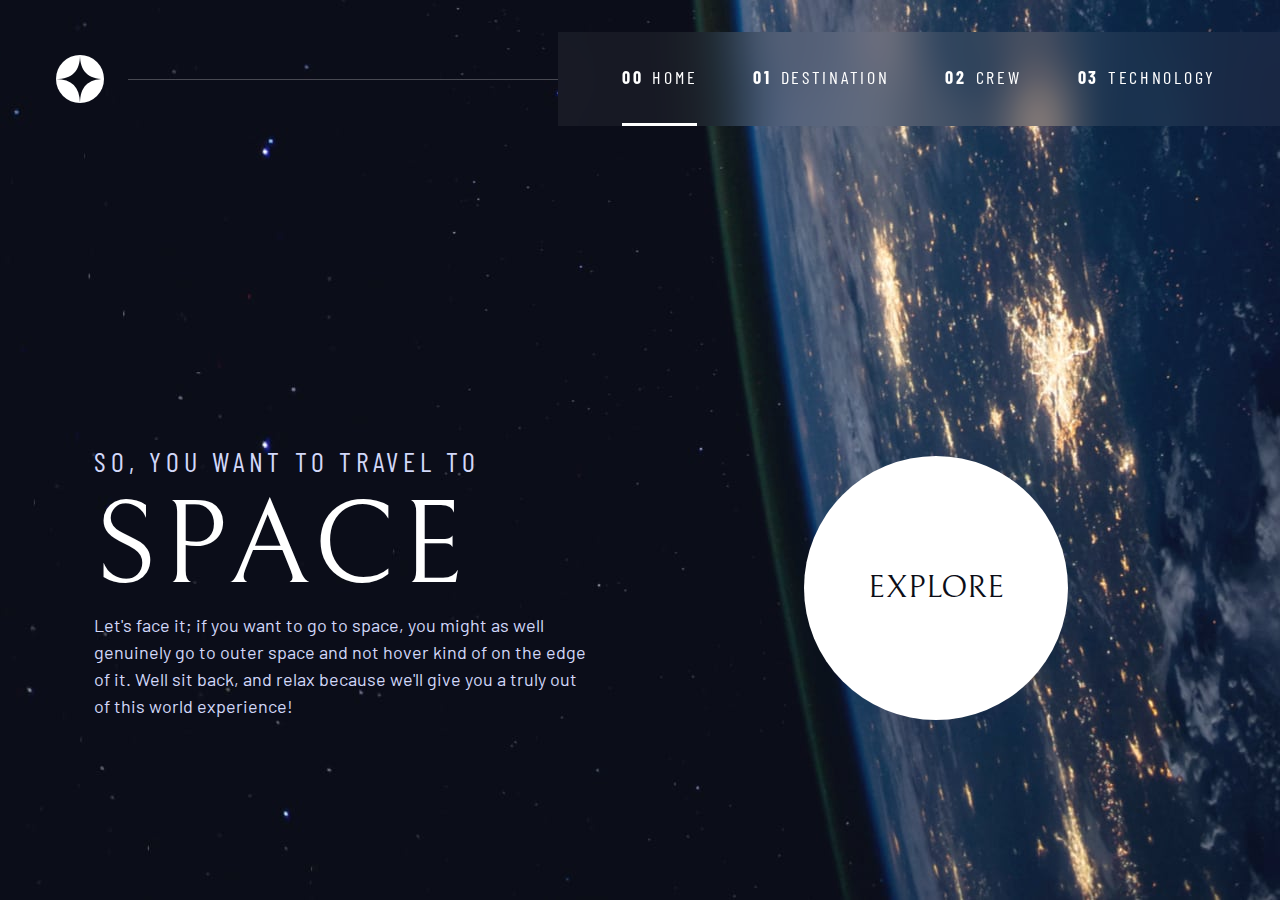
<file: space-tourism-website-main/starter-code/index.html>
<!DOCTYPE html>
<html lang="en">
	<head>
		<meta charset="UTF-8" />
		<meta name="viewport" content="width=device-width, initial-scale=1.0" />
		<link
			rel="icon"
			type="image/png"
			sizes="32x32"
			href="./assets/favicon-32x32.png"
		/>
		<!-- Custom -->
		<link rel="stylesheet" href="index.css" />
		<script src="navigation.js" defer></script>
		<title>Frontend Mentor | Space tourism website</title>
		<!-- Google fonts -->
		<link rel="preconnect" href="https://fonts.googleapis.com" />
		<link rel="preconnect" href="https://fonts.gstatic.com" crossorigin />
		<link
			href="https://fonts.googleapis.com/css2?family=Barlow+Condensed:wght@400;700&family=Bellefair&family=Barlow:wght@400;700&display=swap"
			rel="stylesheet"
		/>
	</head>
	<body class="home">
    <a class="skip-to-content" href="#main">Skip to content</a>
		<header class="primary-header flex">
			<div>
				<img
					src="./assets/shared/logo.svg"
					alt="space tourism logo"
					class="logo"
				/>
			</div>
			<button class="mobile-nav-toggle" aria-controls="primary-navigation">
				<span class="sr-only" aria-expanded="false">Menu</span>
			</button>
			<nav>
				<ul
					id="primary-navigation"
					data-visible="false"
					class="primary-navigation underline-indicators flex"
				>
					<li class="active">
						<a
							class="ff-sans-cond uppercase text-white letter-spacing-2"
							href="index.html"
							><span aria-hidden="true">00</span>Home</a
						>
					</li>
					<li>
						<a
							class="ff-sans-cond uppercase text-white letter-spacing-2"
							href="destination.html"
							><span aria-hidden="true">01</span>Destination</a
						>
					</li>
					<li>
						<a
							class="ff-sans-cond uppercase text-white letter-spacing-2"
							href="crew.html"
							><span aria-hidden="true">02</span>Crew</a
						>
					</li>
					<li>
						<a
							class="ff-sans-cond uppercase text-white letter-spacing-2"
							href="technology.html"
							><span aria-hidden="true">03</span>Technology</a
						>
					</li>
				</ul>
			</nav>
		</header>

		<main id="main" class="grid-container grid-container--home">
			<div>
				<h1 class="text-light fs-500 ff-sans-cond uppercase letter-spacing-1">
					So, you want to travel to
					<span class="d-block fs-900 ff-serif text-white">Space</span>
				</h1>
				<p id="home-paragraph">
					Let's face it; if you want to go to space, you might as well genuinely
					go to outer space and not hover kind of on the edge of it. Well sit
					back, and relax because we'll give you a truly out of this world
					experience!
				</p>
			</div>
			<div>
				<a href="destination.html" class="large-button uppercase ff-serif text-dark bg-white"
					>Explore</a
				>
			</div>
		</main>
	</body>
</html>
</file>
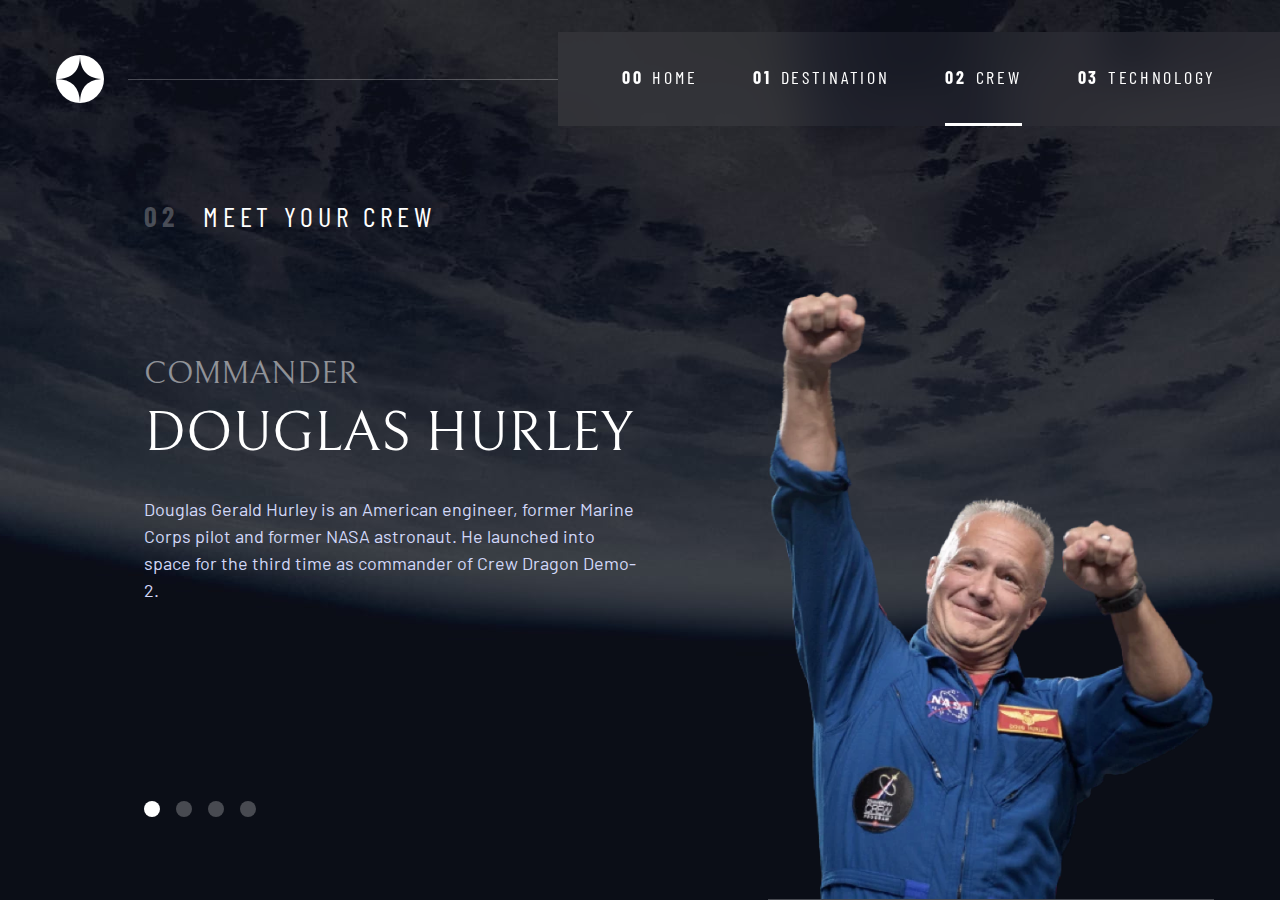
<file: space-tourism-website-main/starter-code/crew.html>
<!DOCTYPE html>
<html lang="en">
	<head>
		<meta charset="UTF-8" />
		<meta name="viewport" content="width=device-width, initial-scale=1.0" />
		<link
			rel="icon"
			type="image/png"
			sizes="32x32"
			href="./assets/favicon-32x32.png"
		/>
		<!-- Google fonts -->
		<link rel="preconnect" href="https://fonts.googleapis.com" />
		<link rel="preconnect" href="https://fonts.gstatic.com" crossorigin />
		<link
			href="https://fonts.googleapis.com/css2?family=Barlow+Condensed:wght@400;700&family=Bellefair&family=Barlow:wght@400;700&display=swap"
			rel="stylesheet"
		/>
		<!-- Custom -->
		<link rel="stylesheet" href="index.css" />
		<title>Frontend Mentor | Space tourism website</title>
		<script src="navigation.js" defer></script>
		<script src="tabs.js" defer></script>
	</head>

	<body class="crew">
		<a class="skip-to-content" href="#main">Skip to content</a>
		<header class="primary-header flex">
			<div>
				<img
					src="./assets/shared/logo.svg"
					alt="space tourism logo"
					class="logo"
				/>
			</div>
			<button class="mobile-nav-toggle" aria-controls="primary-navigation">
				<span class="sr-only" aria-expanded="false">Menu</span>
			</button>
			<nav>
				<ul
					id="primary-navigation"
					data-visible="false"
					class="primary-navigation underline-indicators flex"
				>
					<li>
						<a
							class="ff-sans-cond uppercase text-white letter-spacing-2"
							href="index.html"
							><span aria-hidden="true">00</span>Home</a
						>
					</li>
					<li>
						<a
							class="ff-sans-cond uppercase text-white letter-spacing-2"
							href="destination.html"
							><span aria-hidden="true">01</span>Destination</a
						>
					</li>
					<li class="active">
						<a
							class="ff-sans-cond uppercase text-white letter-spacing-2"
							href="crew.html"
							><span aria-hidden="true">02</span>Crew</a
						>
					</li>
					<li>
						<a
							class="ff-sans-cond uppercase text-white letter-spacing-2"
							href="technology.html"
							><span aria-hidden="true">03</span>Technology</a
						>
					</li>
				</ul>
			</nav>
		</header>

		<main id="main" class="grid-container grid-container--crew flow">
			<h1 class="numbered-title">
				<span aria-hidden="true">02</span> Meet your crew
			</h1>

			<div
				class="dot-indicators flex"
				role="tablist"
				aria-label="crew member list"
			>
				<button
					aria-selected="true"
					aria-controls="commander-tab"
					role="tab"
					data-image="commander-image"
					tabindex="0"
				>
					<span class="sr-only">The commander</span>
				</button>
				<button
					aria-selected="false"
					aria-controls="mission-tab"
					role="tab"
					data-image="mission-image"
					tabindex="-1"
				>
					<span class="sr-only">The mission specialist</span>
				</button>
				<button
					aria-selected="false"
					aria-controls="pilot-tab"
					role="tab"
					data-image="pilot-image"
					tabindex="-1"
				>
					<span class="sr-only">The pilot</span>
				</button>
				<button
					aria-selected="false"
					aria-controls="crew-tab"
					role="tab"
					data-image="crew-image"
					tabindex="-1"
				>
					<span class="sr-only">The crew engineer</span>
				</button>
			</div>

			<!-- Commander -->
			<article
				class="crew-details flow"
				id="commander-tab"
				role="tabpanel"
				tabindex="0"
			>
				<header class="flow flow--space--small">
					<h2 class="fs-600 ff-serif uppercase">Commander</h2>
					<p class="fs-700 text-white uppercase ff-serif">Douglas Hurley</p>
				</header>
				<p>
					Douglas Gerald Hurley is an American engineer, former Marine Corps
					pilot and former NASA astronaut. He launched into space for the third
					time as commander of Crew Dragon Demo-2.
				</p>
			</article>

			<!-- Mission Specialist -->
			<article
				hidden
				class="crew-details flow"
				id="mission-tab"
				role="tabpanel"
				tabindex="0"
			>
				<header class="flow flow--space--small">
					<h2 class="fs-600 ff-serif uppercase">Mission Specialist</h2>
					<p class="fs-700 text-white uppercase ff-serif">Mark Shuttleworth</p>
				</header>
				<p>
					Mark Richard Shuttleworth is the founder and CEO of Canonical, the
					company behind the Linux-based Ubuntu operating system. Shuttleworth
					became the first South African to travel to space as a space tourist.
				</p>
			</article>

			<!-- Pilot -->
			<article
				hidden
				class="crew-details flow"
				id="pilot-tab"
				role="tabpanel"
				tabindex="0"
			>
				<header class="flow flow--space--small">
					<h2 class="fs-600 ff-serif uppercase">Pilot</h2>
					<p class="fs-700 text-white uppercase ff-serif">Victor Glover</p>
				</header>
				<p>
					Pilot on the first operational flight of the SpaceX Crew Dragon to the
					International Space Station. Glover is a commander in the U.S. Navy
					where he pilots an F/A-18.He was a crew member of Expedition 64, and
					served as a station systems flight engineer.
				</p>
			</article>
			<!-- Flight Engineer -->
			<article
				hidden
				class="crew-details flow"
				id="crew-tab"
				role="tabpanel"
				tabindex="0"
			>
				<header class="flow flow--space--small">
					<h2 class="fs-600 ff-serif uppercase">Flight Engineer</h2>
					<p class="fs-700 text-white uppercase ff-serif">Anousheh Ansari</p>
				</header>
				<p>
					Anousheh Ansari is an Iranian American engineer and co-founder of
					Prodea Systems. Ansari was the fourth self-funded space tourist, the
					first self-funded woman to fly to the ISS, and the first Iranian in
					space.
				</p>
			</article>

			<!-- Images -->
			<picture id="commander-image">
				<source
					srcset="assets/crew/image-douglas-hurley.webp"
					type="image/webp"
				/>
				<img src="assets/crew/image-douglas-hurley.png" alt="Douglas Hurley" />
			</picture>
			<picture hidden id="mission-image">
				<source
					srcset="assets/crew/image-mark-shuttleworth.webp"
					type="image/webp"
				/>
				<img
					src="assets/crew/image-mark-shuttleworth.png"
					alt="Douglas Hurley"
				/>
			</picture>
			<picture hidden id="pilot-image">
				<source
					srcset="assets/crew/image-victor-glover.webp"
					type="image/webp"
				/>
				<img src="assets/crew/image-victor-glover.png" alt="Douglas Hurley" />
			</picture>
			<picture hidden id="crew-image">
				<source
					srcset="assets/crew/image-anousheh-ansari.webp"
					type="image/webp"
				/>
				<img src="assets/crew/image-anousheh-ansari.png" alt="Douglas Hurley" />
			</picture>
		</main>
	</body>
</html>
</file>
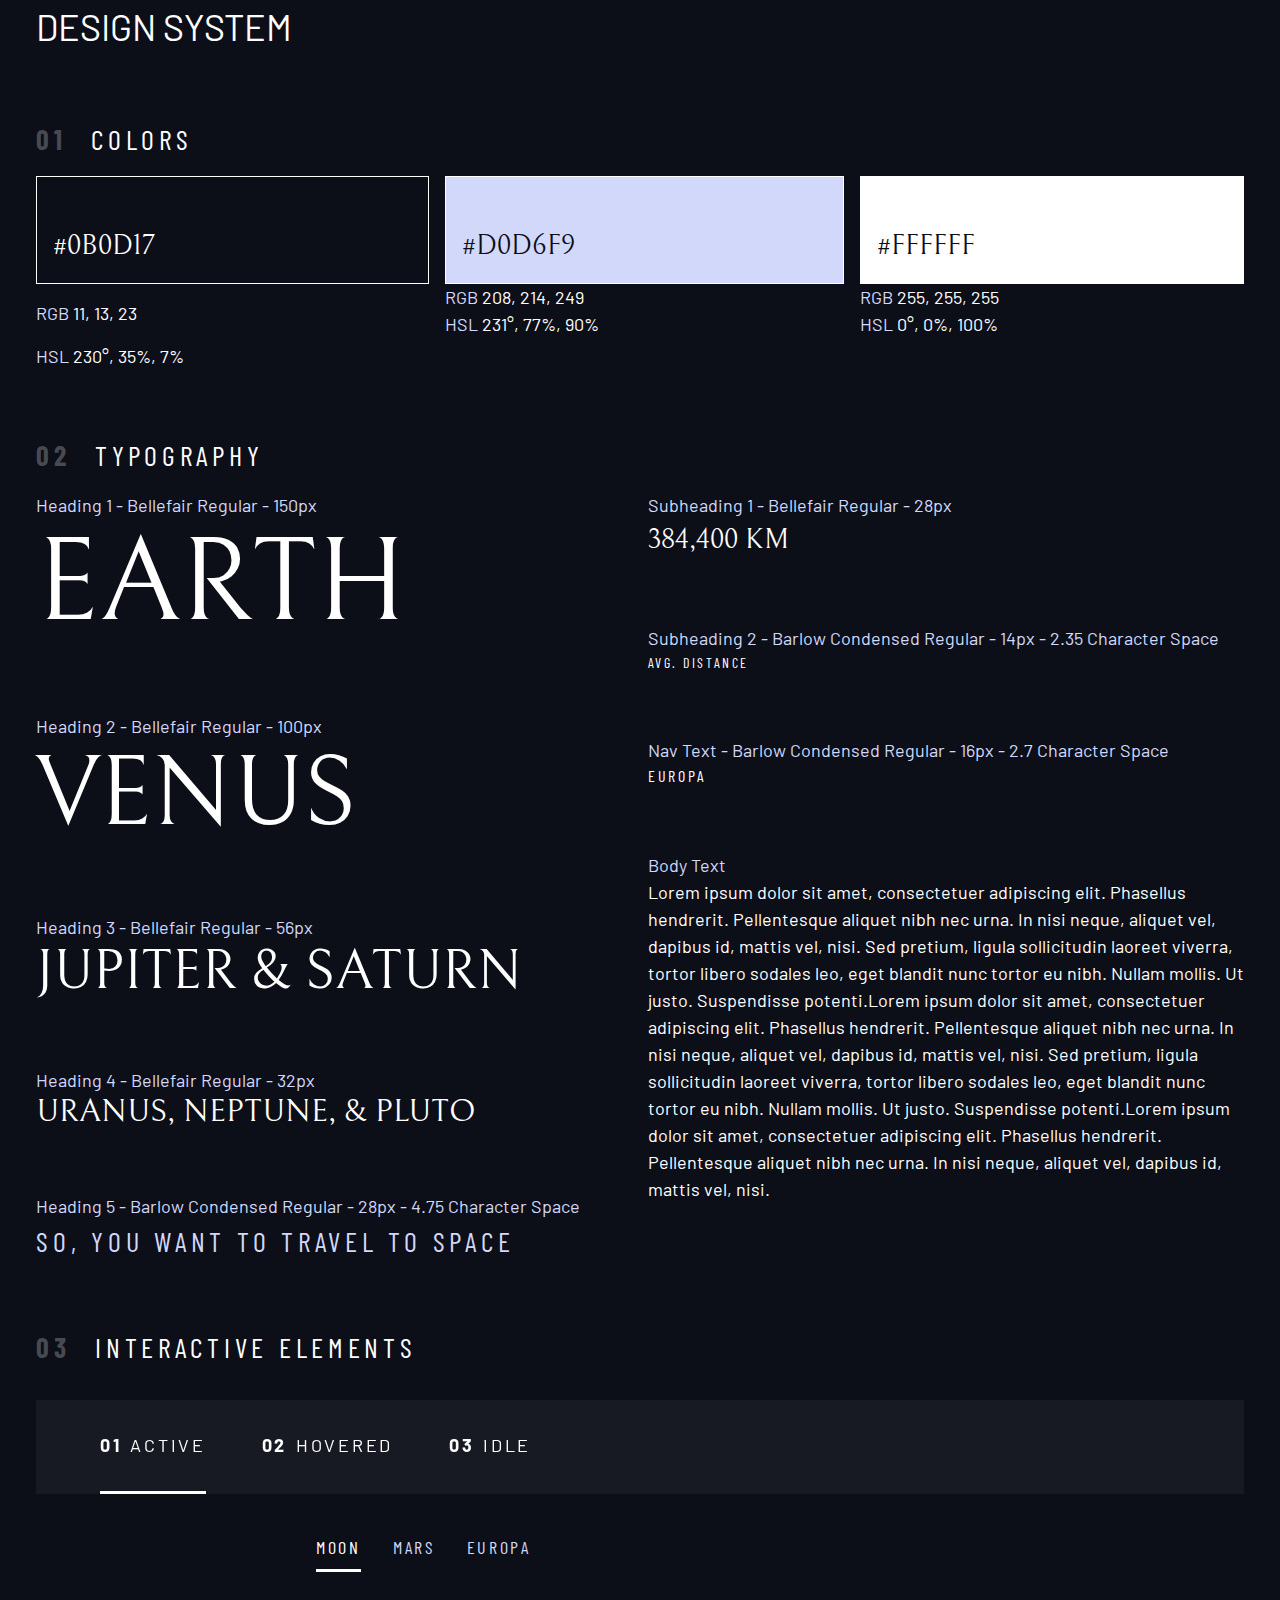
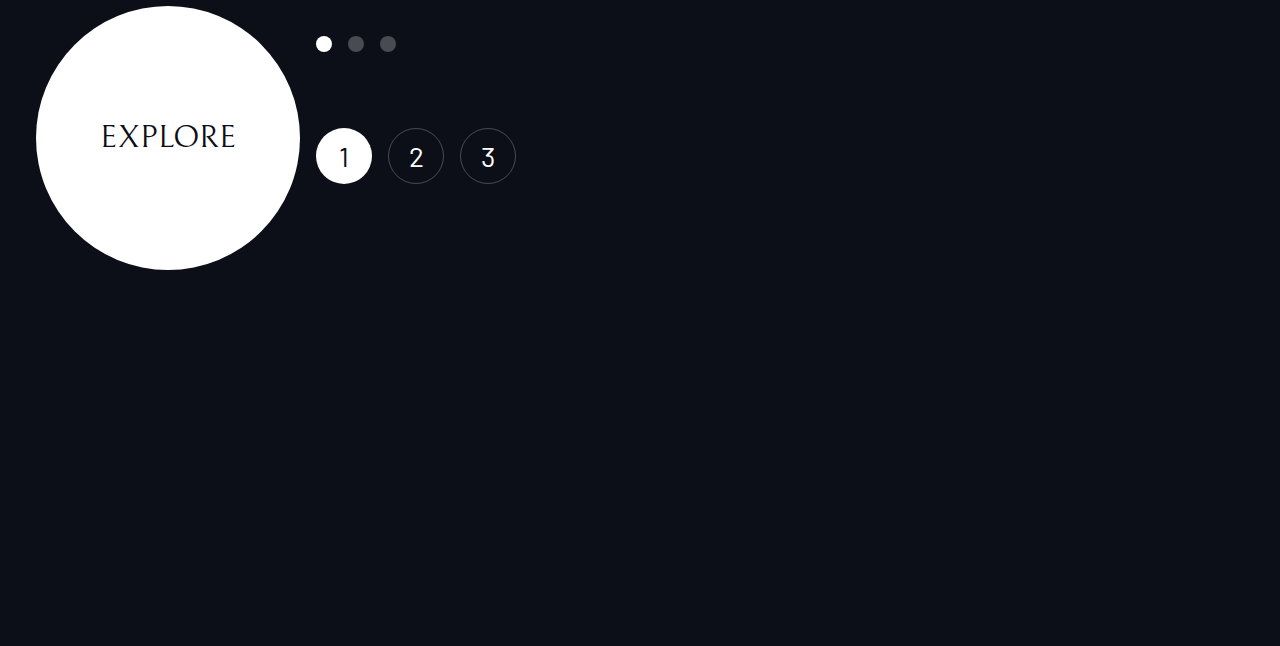
<file: space-tourism-website-main/starter-code/design-system.html>
<!DOCTYPE html>
<html lang="en">
	<head>
		<meta charset="UTF-8" />
		<meta http-equiv="X-UA-Compatible" content="IE=edge" />
		<meta name="viewport" content="width=device-width, initial-scale=1.0" />
		<link rel="stylesheet" href="index.css" />
		<title>Design system</title>
		<!-- Google fonts -->
		<link rel="preconnect" href="https://fonts.googleapis.com" />
		<link rel="preconnect" href="https://fonts.gstatic.com" crossorigin />
		<link
			href="https://fonts.googleapis.com/css2?family=Barlow+Condensed:wght@400;700&family=Bellefair&family=Barlow:wght@400;700&display=swap"
			rel="stylesheet"
		/>
	</head>
	<body>
		<div class="container flow">
			<h1 class="uppercase">Design system</h1>

			<section class="flow" id="colors" style="margin: 4rem 0">
				<h2 class="numbered-title"><span>01</span> colors</h2>
				<div class="flex">
					<div class="flow" style="flex-grow: 1">
						<div
							class="bg-dark text-white ff-serif fs-500"
							style="padding: 3rem 1rem 1rem; border: 1px solid white"
						>
							#0B0D17
						</div>
						<p><span class="text-light">RGB</span> 11, 13, 23</p>
						<p><span class="text-light">HSL</span> 230°, 35%, 7%</p>
					</div>
					<div style="flex-grow: 1">
						<div
							class="bg-light text-dark ff-serif fs-500"
							style="padding: 3rem 1rem 1rem; border: 1px solid white"
						>
							#D0D6F9
						</div>
						<p><span class="text-light">RGB</span> 208, 214, 249</p>
						<p><span class="text-light">HSL</span> 231°, 77%, 90%</p>
					</div>
					<div style="flex-grow: 1">
						<div
							class="bg-white text-dark ff-serif fs-500"
							style="padding: 3rem 1rem 1rem; border: 1px solid white"
						>
							#FFFFFF
						</div>
						<p><span class="text-light">RGB</span> 255, 255, 255</p>
						<p><span class="text-light">HSL</span> 0°, 0%, 100%</p>
					</div>
				</div>
			</section>

			<section class="flow" id="typography" style="margin: 4rem 0">
				<h2 class="numbered-title"><span>02 </span>Typography</h2>
				<div class="flex">
					<div class="flow" style="flex-basis: 100%; --flow-space: 4rem">
						<div>
							<p class="text-light">Heading 1 - Bellefair Regular - 150px</p>
							<p class="fs-900 ff-serif uppercase">Earth</p>
						</div>
						<div>
							<p class="text-light">Heading 2 - Bellefair Regular - 100px</p>
							<p class="fs-800 ff-serif uppercase">Venus</p>
						</div>
						<div>
							<p class="text-light">Heading 3 - Bellefair Regular - 56px</p>
							<p class="fs-700 ff-serif uppercase">Jupiter & Saturn</p>
						</div>
						<div>
							<p class="text-light">Heading 4 - Bellefair Regular - 32px</p>
							<p class="fs-600 ff-serif uppercase">Uranus, Neptune, & Pluto</p>
						</div>
						<div>
							<p class="text-light">
								Heading 5 - Barlow Condensed Regular - 28px - 4.75 Character
								Space
							</p>
							<p
								class="
									text-light
									fs-500
									ff-sans-cond
									uppercase
									letter-spacing-1
								"
							>
								So, you want to travel to space
							</p>
						</div>
					</div>

					<div class="flow" style="flex-basis: 100%; --flow-space: 4rem">
						<div>
							<p class="text-light">Subheading 1 - Bellefair Regular - 28px</p>
							<p class="fs-500 ff-serif uppercase">384,400 km</p>
						</div>
						<div>
							<p class="text-light">
								Subheading 2 - Barlow Condensed Regular - 14px - 2.35 Character
								Space
							</p>
							<p class="fs-200 uppercase ff-sans-cond letter-spacing-3">
								Avg. Distance
							</p>
						</div>
						<div>
							<p class="text-light">
								Nav Text - Barlow Condensed Regular - 16px - 2.7 Character Space
							</p>
							<p class="fs-300 uppercase ff-sans-cond letter-spacing-2">
								Europa
							</p>
						</div>
						<div>
							<p class="text-light">Body Text</p>
							<p>
								Lorem ipsum dolor sit amet, consectetuer adipiscing elit.
								Phasellus hendrerit. Pellentesque aliquet nibh nec urna. In nisi
								neque, aliquet vel, dapibus id, mattis vel, nisi. Sed pretium,
								ligula sollicitudin laoreet viverra, tortor libero sodales leo,
								eget blandit nunc tortor eu nibh. Nullam mollis. Ut justo.
								Suspendisse potenti.Lorem ipsum dolor sit amet, consectetuer
								adipiscing elit. Phasellus hendrerit. Pellentesque aliquet nibh
								nec urna. In nisi neque, aliquet vel, dapibus id, mattis vel,
								nisi. Sed pretium, ligula sollicitudin laoreet viverra, tortor
								libero sodales leo, eget blandit nunc tortor eu nibh. Nullam
								mollis. Ut justo. Suspendisse potenti.Lorem ipsum dolor sit
								amet, consectetuer adipiscing elit. Phasellus hendrerit.
								Pellentesque aliquet nibh nec urna. In nisi neque, aliquet vel,
								dapibus id, mattis vel, nisi.
							</p>
						</div>
					</div>
				</div>
			</section>

			<section class="flow" id="interactive-elements">
				<h2 class="numbered-title"><span>03</span> Interactive elements</h2>

				<!-- navigation -->
				<div>
					<nav>
						<ul class="primary-navigation underline-indicators flex">
							<li class="active">
								<a class="uppercase text-white letter-spacing-2" href="#"
									><span>01</span>Active</a
								>
							</li>
							<li>
								<a class="uppercase text-white letter-spacing-2" href="#"
									><span>02</span>Hovered</a
								>
							</li>
							<li>
								<a class="uppercase text-white letter-spacing-2" href="#"
									><span>03</span>Idle</a
								>
							</li>
						</ul>
					</nav>
				</div>

				<div class="flex">
					<div style="margin-top: 5rem">
						<!-- explore button -->
						<a
							href="#"
							class="large-button uppercase ff-serif fs-600 text-dark bg-white"
							>Explore</a
						>
					</div>

					<div class="flow" style="margin-bottom: 50vh; --flow-space: 4rem">
						<!-- Tabs -->
						<div class="tab-list underline-indicators flex">
							<button
								aria-selected="true"
								class="
									uppercase
									ff-sans-cond
									text-light
									letter-spacing-2
								"
							>
								Moon
							</button>
							<button
								aria-selected="false"
								class="
									uppercase
									ff-sans-cond
									text-light
									letter-spacing-2
								"
							>
								Mars
							</button>
							<button
								aria-selected="false"
								class="
									uppercase
									ff-sans-cond
									text-light
									letter-spacing-2
								"
							>
								Europa
							</button>
						</div>
						<!-- Dots -->
						<div class="dot-indicators flex">
							<button aria-selected="true">
								<span class="sr-only">Slide title</span>
							</button>
							<button aria-selected="false">
								<span class="sr-only">Slide title</span>
							</button>
							<button aria-selected="false">
								<span class="sr-only">Slide title</span>
							</button>
						</div>
						<!-- Numbers -->
						<div class="number-indicators flex">
							<button aria-selected="true" class="">1</button>
							<button aria-selected="false" class="">2</button>
							<button aria-selected="false" class="">3</button>
						</div>
					</div>
				</div>
			</section>
		</div>

		<!-- Script -->
		<script src="navigation.js"></script>
	</body>
</html>
</file>
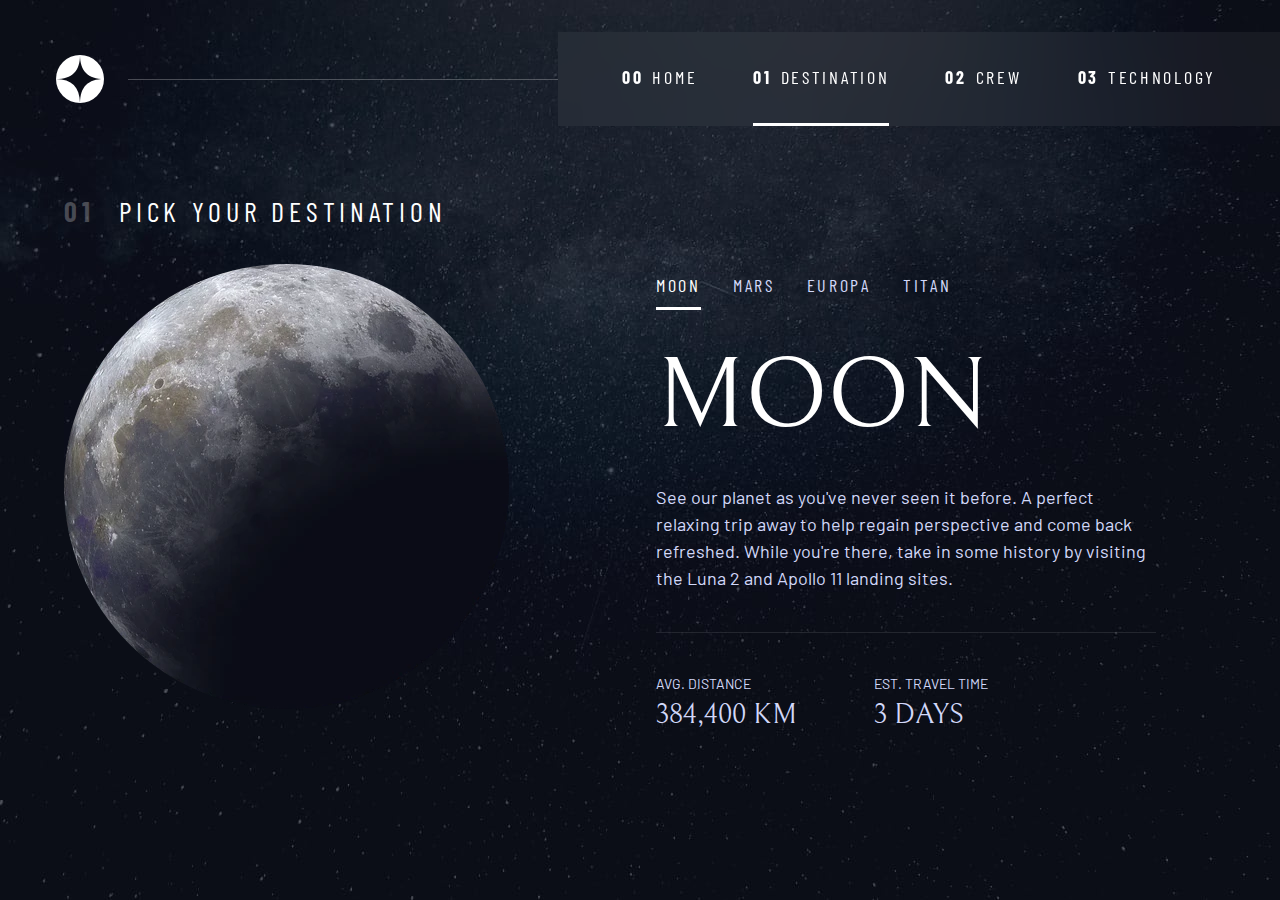
<file: space-tourism-website-main/starter-code/destination.html>
<!DOCTYPE html>
<html lang="en">
	<head>
		<meta charset="UTF-8" />
		<meta name="viewport" content="width=device-width, initial-scale=1.0" />
		<link
			rel="icon"
			type="image/png"
			sizes="32x32"
			href="./assets/favicon-32x32.png"
		/>
		<!-- Google fonts -->
		<link rel="preconnect" href="https://fonts.googleapis.com" />
		<link rel="preconnect" href="https://fonts.gstatic.com" crossorigin />
		<link
			href="https://fonts.googleapis.com/css2?family=Barlow+Condensed:wght@400;700&family=Bellefair&family=Barlow:wght@400;700&display=swap"
			rel="stylesheet"
		/>
		<!-- Custom -->
		<link rel="stylesheet" href="index.css" />
		<title>Frontend Mentor | Space tourism website</title>
		<script src="navigation.js" defer></script>
		<script src="tabs.js" defer></script>
	</head>

	<body class="destination">
		<a class="skip-to-content" href="#main">Skip to content</a>

		<!-- Header -->
		<header class="primary-header flex">
			<div>
				<img
					src="./assets/shared/logo.svg"
					alt="space tourism logo"
					class="logo"
				/>
			</div>
			<button class="mobile-nav-toggle" aria-controls="primary-navigation">
				<span class="sr-only" aria-expanded="false">Menu</span>
			</button>
			<nav>
				<ul
					id="primary-navigation"
					data-visible="false"
					class="primary-navigation underline-indicators flex"
				>
					<li>
						<a
							class="ff-sans-cond uppercase text-white letter-spacing-2"
							href="index.html"
							><span aria-hidden="true">00</span>Home</a
						>
					</li>
					<li class="active">
						<a
							class="ff-sans-cond uppercase text-white letter-spacing-2"
							href="destination.html"
							><span aria-hidden="true">01</span>Destination</a
						>
					</li>
					<li>
						<a
							class="ff-sans-cond uppercase text-white letter-spacing-2"
							href="crew.html"
							><span aria-hidden="true">02</span>Crew</a
						>
					</li>
					<li>
						<a
							class="ff-sans-cond uppercase text-white letter-spacing-2"
							href="technology.html"
							><span aria-hidden="true">03</span>Technology</a
						>
					</li>
				</ul>
			</nav>
		</header>

		<main id="main" class="grid-container grid-container--destination flow">
			<h1 class="numbered-title">
				<span aria-hidden="true">01</span> Pick your destination
			</h1>

			<!-- Images -->
			<picture id="moon-image">
				<source srcset="assets/destination/image-moon.webp" type="image/webp" />
				<img src="assets/destination/image-moon.png" alt="the moon" />
			</picture>
			<picture id="mars-image" hidden>
				<source srcset="assets/destination/image-mars.webp" type="image/webp" />
				<img src="assets/destination/image-mars.png" alt="the planet mars" />
			</picture>
			<picture id="europa-image" hidden>
				<source
					srcset="assets/destination/image-europa.webp"
					type="image/webp"
				/>
				<img
					src="assets/destination/image-europa.png"
					alt="the planet europa"
				/>
			</picture>
			<picture id="titan-image" hidden>
				<source
					srcset="assets/destination/image-titan.webp"
					type="image/webp"
				/>
				<img src="assets/destination/image-titan.png" alt="the moon titan" />
			</picture>

			<div
				class="tab-list underline-indicators flex"
				role="tablist"
				aria-label="destination list"
			>
				<button
					aria-selected="true"
					role="tab"
					aria-controls="moon-tab"
					class="uppercase ff-sans-cond text-light letter-spacing-2"
					tabindex="0"
					data-image="moon-image"
				>
					Moon
				</button>
				<button
					aria-selected="false"
					role="tab"
					aria-controls="mars-tab"
					class="uppercase ff-sans-cond text-light letter-spacing-2"
					tabindex="-1"
					data-image="mars-image"
				>
					Mars
				</button>
				<button
					aria-selected="false"
					role="tab"
					aria-controls="europa-tab"
					class="uppercase ff-sans-cond text-light letter-spacing-2"
					tabindex="-1"
					data-image="europa-image"
				>
					Europa
				</button>
				<button
					aria-selected="false"
					role="tab"
					aria-controls="titan-tab"
					class="uppercase ff-sans-cond text-light letter-spacing-2"
					tabindex="-1"
					data-image="titan-image"
				>
					Titan
				</button>
			</div>

			<!-- Moon -->
			<article
				class="destination-info flow"
				id="moon-tab"
				tabindex="0"
				role="tabpanel"
			>
				<h2 class="fs-800 ff-serif uppercase">Moon</h2>
				<p>
					See our planet as you've never seen it before. A perfect relaxing trip
					away to help regain perspective and come back refreshed. While you're
					there, take in some history by visiting the Luna 2 and Apollo 11
					landing sites.
				</p>
				<div class="destination-meta flex">
					<div>
						<h3 class="text-light fs-200 uppercase">Avg. distance</h3>
						<p class="uppercase ff-serif">384,400 km</p>
					</div>
					<div>
						<h3 class="text-light fs-200 uppercase">Est. travel time</h3>
						<p class="uppercase ff-serif">3 days</p>
					</div>
				</div>
			</article>

			<!-- Mars -->
			<article
				hidden
				class="destination-info flow"
				id="mars-tab"
				tabindex="0"
				role="tabpanel"
			>
				<h2 class="fs-800 ff-serif uppercase">Mars</h2>
				<p>
					Don't forget to pack your hiking boots. You'll need them to tackle
					Olympus Mons, the tallest planetary mountain in our solar system. It's
					two and a half times the size of Everest!
				</p>
				<div class="destination-meta flex">
					<div>
						<h3 class="text-light fs-200 uppercase">Avg. distance</h3>
						<p class="uppercase ff-serif">225 mil. km</p>
					</div>
					<div>
						<h3 class="text-light fs-200 uppercase">Est. travel time</h3>
						<p class="uppercase ff-serif">9 months</p>
					</div>
				</div>
			</article>

			<!-- Europa -->
			<article
				hidden
				class="destination-info flow"
				id="europa-tab"
				tabindex="0"
				role="tabpanel"
			>
				<h2 class="fs-800 ff-serif uppercase">Europa</h2>
				<p>
					The smallest of the four Galilean moons orbiting Jupiter, Europa is a
					winter lover's dream. With an icy surface, it's perfect for a bit of
					ice skating, curling, hockey, or simple relaxation in your snug
					wintery cabin.
				</p>
				<div class="destination-meta flex">
					<div>
						<h3 class="text-light fs-200 uppercase">Avg. distance</h3>
						<p class="uppercase ff-serif">628 mil. km</p>
					</div>
					<div>
						<h3 class="text-light fs-200 uppercase">Est. travel time</h3>
						<p class="uppercase ff-serif">3 years</p>
					</div>
				</div>
			</article>

			<!-- Titan -->
			<article
				hidden
				class="destination-info flow"
				id="titan-tab"
				tabindex="0"
				role="tabpanel"
			>
				<h2 class="fs-800 ff-serif uppercase">Titan</h2>
				<p>
					The only moon known to have a dense atmosphere other than Earth, Titan
					is a home away from home (just a few hundred degrees colder!). As a
					bonus, you get striking views of the Rings of Saturn.
				</p>
				<div class="destination-meta flex">
					<div>
						<h3 class="text-light fs-200 uppercase">Avg. distance</h3>
						<p class="uppercase ff-serif">1.6 bil. km</p>
					</div>
					<div>
						<h3 class="text-light fs-200 uppercase">Est. travel time</h3>
						<p class="uppercase ff-serif">7 years</p>
					</div>
				</div>
			</article>
		</main>
	</body>
</html>
</file>
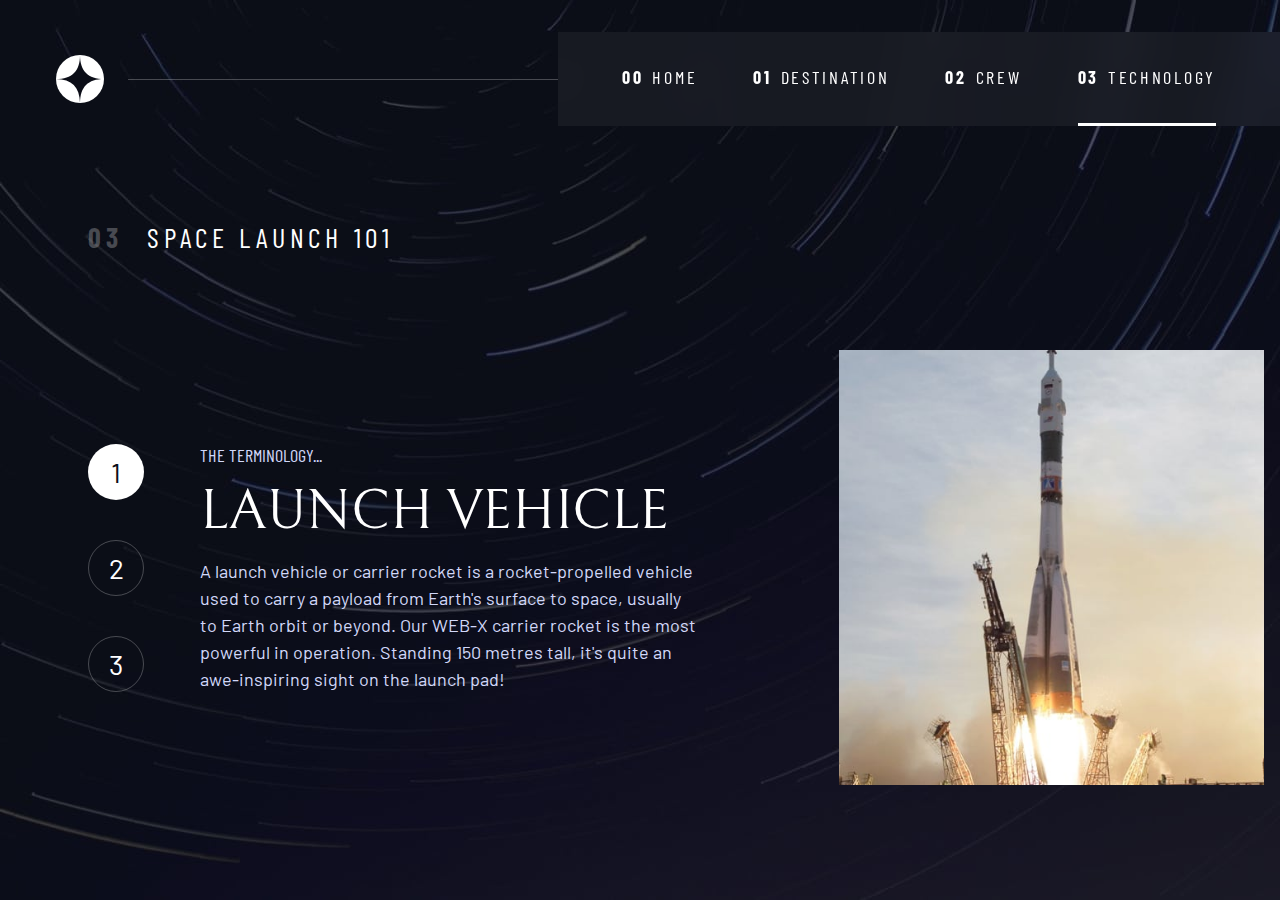
<file: space-tourism-website-main/starter-code/technology.html>
<!DOCTYPE html>
<html lang="en">
	<head>
		<meta charset="UTF-8" />
		<meta name="viewport" content="width=device-width, initial-scale=1.0" />
		<link
			rel="icon"
			type="image/png"
			sizes="32x32"
			href="./assets/favicon-32x32.png"
		/>
		<!-- Google fonts -->
		<link rel="preconnect" href="https://fonts.googleapis.com" />
		<link rel="preconnect" href="https://fonts.gstatic.com" crossorigin />
		<link
			href="https://fonts.googleapis.com/css2?family=Barlow+Condensed:wght@400;700&family=Bellefair&family=Barlow:wght@400;700&display=swap"
			rel="stylesheet"
		/>
		<!-- Custom -->
		<link rel="stylesheet" href="index.css" />
		<title>Frontend Mentor | Space tourism website</title>
		<script src="navigation.js" defer></script>
		<script src="tabs.js" defer></script>
	</head>

	<body class="technology">
		<a class="skip-to-content" href="#main">Skip to content</a>
		<header class="primary-header flex">
			<div>
				<img
					src="./assets/shared/logo.svg"
					alt="space tourism logo"
					class="logo"
				/>
			</div>
			<button class="mobile-nav-toggle" aria-controls="primary-navigation">
				<span class="sr-only" aria-expanded="false">Menu</span>
			</button>
			<nav>
				<ul
					id="primary-navigation"
					data-visible="false"
					class="primary-navigation underline-indicators flex"
				>
					<li>
						<a
							class="ff-sans-cond uppercase text-white letter-spacing-2"
							href="index.html"
							><span aria-hidden="true">00</span>Home</a
						>
					</li>
					<li>
						<a
							class="ff-sans-cond uppercase text-white letter-spacing-2"
							href="destination.html"
							><span aria-hidden="true">01</span>Destination</a
						>
					</li>
					<li>
						<a
							class="ff-sans-cond uppercase text-white letter-spacing-2"
							href="crew.html"
							><span aria-hidden="true">02</span>Crew</a
						>
					</li>
					<li class="active">
						<a
							class="ff-sans-cond uppercase text-white letter-spacing-2"
							href="technology.html"
							><span aria-hidden="true">03</span>Technology</a
						>
					</li>
				</ul>
			</nav>
		</header>

		<main id="main" class="grid-container grid-container--tech flow">
			<h1 class="numbered-title">
				<span aria-hidden="true">03</span> Space launch 101
			</h1>

			<div
				class="number-indicators flex"
				role="tablist"
				aria-label="tech member list"
			>
				<button
					aria-selected="true"
					aria-controls="vehicle-tab"
					role="tab"
					data-image="vehicle-image"
					tabindex="0"
				>
					<span class="sr-only">Launch Vehicle</span>1
				</button>
				<button
					aria-selected="false"
					aria-controls="capsule-tab"
					role="tab"
					data-image="capsule-image"
					tabindex="-1"
				>
					<span class="sr-only">Space Capsule</span>2
				</button>
				<button
					aria-selected="false"
					aria-controls="spaceport-tab"
					role="tab"
					data-image="spaceport-image"
					tabindex="-1"
				>
					<span class="sr-only">Spaceport</span>3
				</button>
			</div>

			<!-- Vehicle -->
			<article
				class="tech-details flow"
				id="vehicle-tab"
				role="tabpanel"
				tabindex="0"
			>
				<header class="flow flow--space--small">
					<h2 class="text-light fs-400 ff-sans-cond uppercase">
						The terminology...
					</h2>
					<p class="fs-700 text-white uppercase ff-serif">Launch vehicle</p>
				</header>
				<p>
					A launch vehicle or carrier rocket is a rocket-propelled vehicle used
					to carry a payload from Earth's surface to space, usually to Earth
					orbit or beyond. Our WEB-X carrier rocket is the most powerful in
					operation. Standing 150 metres tall, it's quite an awe-inspiring sight
					on the launch pad!
				</p>
			</article>

			<!-- Space capsule -->
			<article
				class="tech-details flow"
				id="capsule-tab"
				role="tabpanel"
				tabindex="0"
				hidden
			>
				<header class="flow flow--space--small">
					<h2 class="text-light fs-400 ff-sans-cond uppercase">
						The terminology...
					</h2>
					<p class="fs-700 text-white uppercase ff-serif">Space capsule</p>
				</header>
				<p>
					A space capsule is an often-crewed spacecraft that uses a blunt-body
					reentry capsule to reenter the Earth's atmosphere without wings. Our
					capsule is where you'll spend your time during the flight. It includes
					a space gym, cinema, and plenty of other activities to keep you
					entertained.
				</p>
			</article>

			<!-- Spaceport -->
			<article
				class="tech-details flow"
				id="spaceport-tab"
				role="tabpanel"
				tabindex="0"
				hidden
			>
				<header class="flow flow--space--small">
					<h2 class="text-light fs-400 ff-sans-cond uppercase">
						The terminology...
					</h2>
					<p class="fs-700 text-white uppercase ff-serif">Spaceport</p>
				</header>
				<p>
					A spaceport or cosmodrome is a site for launching (or receiving)
					spacecraft, by analogy to the seaport for ships or airport for
					aircraft. Based in the famous Cape Canaveral, our spaceport is ideally
					situated to take advantage of the Earth's rotation for launch.
				</p>
			</article>

			<!-- Images -->
			<picture id="vehicle-image">
				<img
					src="assets/technology/image-launch-vehicle-portrait.jpg"
					alt="Launch vehicle"
				/>
			</picture>
			<picture hidden id="capsule-image">
				<img
					src="assets/technology/image-space-capsule-portrait.jpg"
					alt="Space capsule"
				/>
			</picture>
			<picture hidden id="spaceport-image">
				<img
					src="assets/technology/image-spaceport-portrait.jpg"
					alt="Spaceport"
				/>
			</picture>
		</main>
	</body>
</html>
</file>
<file: space-tourism-website-main/starter-code/index.css>
/* ---------------------------------- */
/** Custom Properties */
/* ---------------------------------- */

:root {
	/* colors */
	--dark-color: 230 35% 7%;
	--light-color: 231 77% 90%;
	--white-color: 0 0% 100%;

	/* font-sizes */
	--fs-900: clamp(5rem, 8vw + 1rem, 9.375rem);
	--fs-800: 3.5rem;
	--fs-700: 1.5rem;
	--fs-600: 1rem;
	--fs-500: 1rem;
	--fs-400: 0.9375rem;
	--fs-300: 1rem;
	--fs-200: 0.875rem;

	/* font-families */
	--ff-serif: "Bellefair", serif;
	--ff-sans-cond: "Barlow Condensed", sans-serif;
	--ff-sans-normal: "Barlow", sans-serif;
}

@media (min-width: 35em) {
	:root {
		--fs-800: 5rem;
		--fs-700: 2.5rem;
		--fs-600: 1.5rem;
		--fs-500: 1.25rem;
		--fs-400: 1rem;
	}
}

@media (min-width: 45em) {
	:root {
		/* font-sizes */
		--fs-800: 6.25rem;
		--fs-700: 3.5rem;
		--fs-600: 2rem;
		--fs-500: 1.75rem;
		--fs-400: 1.125rem;
	}
}

/* ---------------------------------- */
/** Reset */
/* ---------------------------------- */

/* https://piccalil.li/blog/a-modern-css-reset/ */

/* Box sixing */
*,
*::before,
*::after {
	box-sizing: border-box;
}

/* Reset margins */
body,
h1,
h2,
h3,
h4,
h5,
p,
figure,
picture {
	margin: 0;
}

h1,
h2,
h3,
h4,
h5,
h6,
p {
	font-weight: 400;
}

html {
	scrollbar-gutter: stable both edges;
}

/* Set Up Body */
body {
	font-family: var(--ff-sans-normal);
	font-size: var(--fs-400);
	background-color: hsl(var(--dark-color));
	color: hsl(var(--white-color));
	line-height: 1.5;
	min-height: 100vh;
	display: grid;
	grid-template-rows: min-content 1fr;
	overflow-x: hidden;
}

/* Make images easier to work with */
img {
	max-width: 100%;
	display: block;
}

picture {
	width: 100%;
}

/* Make forms easier to work with */
input,
button,
textarea,
select {
	font: inherit;
}

/* Remove animations for people who've turned them off */
@media (prefers-reduced-motion: reduce) {
	*,
	*::before,
	*::after {
		animation-duration: 0.01ms !important;
		animation-iteration-count: 1 !important;
		transition-duration: 0.01ms !important;
		scroll-behavior: auto !important;
	}
}

article p {
	color: hsl(var(--light-color));
}

#home-paragraph {
	color: hsl(var(--light-color));
}

/* ---------------------------------- */
/** Utility classes */
/* ---------------------------------- */

/* General */
.flex {
	display: flex;
	gap: var(--gap, 1rem);
}

.grid {
	display: grid;
	gap: var(--gap, 1rem);
}

.d-block {
	display: block;
}

/* Anything that is not the first child */
/* Works only if there is another sibling before the element */
.flow > * + * {
	margin-top: var(--flow-space, 1rem);
}

.flow--space--small {
	--flow-space: 0.75rem;
}

.container {
	padding-inline: 2em;
	margin-inline: auto;
	max-width: 80rem;
}

/* For screen readers */
.sr-only {
	position: absolute;
	width: 1px;
	height: 1px;
	padding: 0;
	margin: -1px;
	overflow: hidden;
	clip: rect(0, 0, 0, 0);
	white-space: nowrap; /* added line */
	border: 0;
}

.skip-to-content {
	position: absolute;
	z-index: 1001;
	background: hsl(var(--white-color));
	color: hsl(var(--dark-color));
	padding: 0.5em 1em;
	margin-inline: auto;
	transform: translateY(-100%);
	transition: transform 250ms ease-in;
}

.skip-to-content:focus {
	transform: translateY(0);
}

/* Colors */
.bg-dark {
	background-color: hsl(var(--dark-color));
}
.bg-light {
	background-color: hsl(var(--light-color));
}
.bg-white {
	background-color: hsl(var(--white-color));
}

.text-dark {
	color: hsl(var(--dark-color));
}
.text-light {
	color: hsl(var(--light-color));
}
.text-white {
	color: hsl(var(--white-color));
}

/* Typography */
.ff-serif {
	font-family: var(--ff-serif);
}
.ff-sans-cond {
	font-family: var(--ff-sans-cond);
}
.ff-sans-normal {
	font-family: var(--ff-sans-normal);
}

.letter-spacing-1 {
	letter-spacing: 4.75px;
}
.letter-spacing-2 {
	letter-spacing: 2.7px;
}
.letter-spacing-3 {
	letter-spacing: 2.35px;
}

.uppercase {
	text-transform: uppercase;
}

.fs-900 {
	font-size: var(--fs-900);
}
.fs-800 {
	font-size: var(--fs-800);
}
.fs-700 {
	font-size: var(--fs-700);
}
.fs-600 {
	font-size: var(--fs-600);
}
.fs-500 {
	font-size: var(--fs-500);
}
.fs-400 {
	font-size: var(--fs-400);
}
.fs-300 {
	font-size: var(--fs-300);
}
.fs-200 {
	font-size: var(--fs-200);
}

.fs-900,
.fs-800,
.fs-700,
.fs-600 {
	line-height: 1.1;
}

.numbered-title {
	font-family: var(--ff-sans-cond);
	font-size: var(--fs-500);
	text-transform: uppercase;
	letter-spacing: 4.72px;
}

.numbered-title span {
	margin-right: 0.5em;
	font-weight: 700;
	color: hsl(var(--white-color) / 0.25);
}

/* ---------------------------------- */
/** Components */
/* ---------------------------------- */

.large-button {
	font-size: 2rem;
	position: relative;
	display: inline-grid;
	z-index: 1;
	place-items: center;
	padding: 0 2em;
	border-radius: 50%;
	aspect-ratio: 1;
	text-decoration: none;
}

.large-button::after {
	content: "";
	position: absolute;
	z-index: -1;
	width: 100%;
	height: 100%;
	background-color: hsl(var(--white-color) / 0.15);
	border-radius: 50%;
	opacity: 0;
	transition: opacity 500ms linear, transform 750ms ease-in-out;
}

.large-button:hover::after,
.large-button:focus::after {
	opacity: 1;
	transform: scale(1.5);
}

/* Primary-header */
.logo {
	margin: 1.5rem clamp(1.5rem, 5vw, 3.5rem);
}

.primary-header {
	justify-content: space-between;
	align-items: center;
}

.primary-navigation {
	--gap: clamp(1.5rem, 5vw, 3.5rem);
	--underline-gap: 2rem;
	list-style: none;
	padding: 0;
	margin: 0;
	background: hsl(var(--dark-color) / 0.95);
	transition: transform 500ms ease-in-out;
}

.primary-navigation a {
	text-decoration: none;
}

.primary-navigation a > span {
	font-weight: 700;
	margin-right: 0.5em;
}

.primary-navigation[data-visible="true"] {
	transform: translateX(0);
}

.mobile-nav-toggle {
	display: none;
}

@supports (backdrop-filter: blur(1rem)) {
	.primary-navigation {
		background: hsl(var(--white-color) / 0.05);
		backdrop-filter: blur(1.5rem);
	}
}

@media (max-width: 35em) {
	.primary-navigation {
		--underline-gap: 0.5rem;
		position: fixed;
		z-index: 1000;
		inset: 0 0 0 30%;
		list-style: none;
		padding: min(20rem, 15vh) 2rem;
		margin: 0;
		flex-direction: column;
		transform: translateX(100%);
	}

	.mobile-nav-toggle {
		display: block;
		position: absolute;
		z-index: 2000;
		right: 1rem;
		top: 2rem;
		background: transparent;
		background-image: url(./assets/shared/icon-hamburger.svg);
		background-repeat: no-repeat;
		background-position: center center;
		width: 1.5rem;
		aspect-ratio: 1;
		border: 0;
	}

	.mobile-nav-toggle[aria-expanded="true"] {
		background-image: url(./assets/shared/icon-close.svg);
	}

	.mobile-nav-toggle:focus-visible {
		outline: 5px solid white;
		outline-offset: 5px;
	}

	.primary-navigation.underline-indicators > .active {
		border: 0;
	}
}

@media (min-width: 35em) {
	.primary-navigation {
		padding-inline: clamp(3rem, 5vw, 7rem);
	}
}

@media (min-width: 35em) and (max-width: 44.999em) {
	.primary-navigation a > span {
		display: none;
	}
}

@media (min-width: 45em) {
	.primary-header::after {
		content: "";
		display: block;
		position: relative;
		height: 1px;
		width: 100%;
		margin-right: -2.5rem;
		background: hsl(var(--white-color) / 0.25);
		order: 1;
	}

	nav {
		order: 2;
	}

	.primary-navigation {
		margin-block: 2rem;
	}
}

.underline-indicators > * {
	padding: var(--underline-gap, 0.5rem) 0;
	border: 0;
	cursor: pointer;
	border-bottom: 0.2rem solid hsl(var(--white-color) / 0);
	background-color: transparent;
}

.underline-indicators > *:hover,
.underline-indicators > *:focus {
	border-color: hsl(var(--white-color) / 0.5);
}

.underline-indicators > .active,
.underline-indicators > [aria-selected="true"] {
	color: hsl(var(--white-color) / 1);
	border-color: hsl(var(--white-color) / 1);
}

.tab-list {
	--gap: 2rem;
}

.dot-indicators > * {
	cursor: pointer;
	border: 0;
	border-radius: 50%;
	aspect-ratio: 1;
	padding: 0.5rem;
	background-color: hsl(var(--white-color) / 0.25);
}

.dot-indicators > *:hover,
.dot-indicators > *:focus {
	background-color: hsl(var(--white-color) / 0.5);
}

.dot-indicators > [aria-selected="true"] {
	background-color: hsl(var(--white-color) / 1);
}

.number-indicators > * {
	margin: 0.75rem 0;
	cursor: pointer;
	border: 1px solid hsl(var(--white-color));
	border-radius: 50%;
	background-color: transparent;
	color: hsl(var(--white-color));
	border-color: hsl(var(--white-color) / 0.25);
	width: 3.5rem;
	height: 3.5rem;
	line-height: 3.3rem;
	font-size: var(--fs-500);
}

.number-indicators > *:hover,
.number-indicators > *:focus {
	border-color: hsl(var(--white-color) / 1);
}

.number-indicators > [aria-selected="true"] {
	background-color: hsl(var(--white-color) / 1);
	color: hsl(var(--dark-color));
}

/* ---------------------------------- */
/** Page specefic background */
/* ---------------------------------- */

body {
	background-size: cover;
	background-position: bottom center;
}

/* Home */
.home {
	background-image: url(./assets/home/background-home-mobile.jpg);
}

@media (min-width: 35em) {
	.home {
		background-position: center center;
		background-image: url(./assets/home/background-home-tablet.jpg);
	}
}

@media (min-width: 45em) {
	.home {
		background-image: url(./assets/home/background-home-desktop.jpg);
	}
}

/* Destination */
.destination {
	background-image: url(./assets/destination/background-destination-mobile.jpg);
}

@media (min-width: 35em) {
	.destination {
		background-position: center center;
		background-image: url(./assets/destination/background-destination-tablet.jpg);
	}
}

@media (min-width: 45em) {
	.destination {
		background-image: url(./assets/destination/background-destination-desktop.jpg);
	}
}

/* Crew */
.crew {
	background-image: url(./assets/crew/background-crew-mobile.jpg);
}

@media (min-width: 35em) {
	.crew {
		background-position: center center;
		background-image: url(./assets/crew/background-crew-tablet.jpg);
	}
}

@media (min-width: 45em) {
	.crew {
		background-image: url(./assets/crew/background-crew-desktop.jpg);
	}
}

/* tech */
.technology {
	background-image: url(./assets/technology/background-technology-mobile.jpg);
}

@media (min-width: 35em) {
	.technology {
		background-position: center center;
		background-image: url(./assets/technology/background-technology-tablet.jpg);
	}
}

@media (min-width: 45em) {
	.technology {
		background-image: url(./assets/technology/background-technology-desktop.jpg);
	}
}

/* ---------------------------------- */
/** Layout */
/* ---------------------------------- */

.grid-container {
	display: grid;
	text-align: center;
	place-items: center;
	padding-inline: 1rem;
	padding-bottom: 4rem;
}

.grid-container p:not([class]) {
	max-width: 50ch;
}

.numbered-title {
	grid-area: title;
}

/* Desination Layout */
.grid-container--destination {
	--flow-space: 2rem;
	grid-template-areas:
		"title"
		"image"
		"tabs"
		"content";
}

.grid-container--destination > picture {
	grid-area: image;
	max-width: 60%;
	align-self: start;
}

.grid-container--destination > .tab-list {
	grid-area: tabs;
}

.grid-container--destination > .destination-info {
	grid-area: content;
}

.destination-meta {
	flex-direction: column;
	border-top: 1px solid hsl(var(--white-color) / 0.1);
	padding-top: 2.5rem;
	margin-top: 2.5rem;
}

.destination-meta p {
	font-size: 1.75rem;
}

/* Crew layout */
.grid-container--crew {
	--flow-space: 2rem;
	grid-template-areas:
		"title"
		"image"
		"tabs"
		"content";
}

.grid-container--crew > picture {
	grid-area: image;
	max-width: 60%;
	border-bottom: 1px solid hsl(var(--white-color) / 0.25);
}

.grid-container--crew > .dot-indicators {
	grid-area: tabs;
}

.grid-container--crew > .crew-details {
	grid-area: content;
}

.crew-details h2 {
	color: hsl(var(--white-color) / 0.5);
}

/* Tech Layout */
.grid-container--tech {
	grid-template-areas:
		"title"
		"image"
		"tabs"
		"content";
}

.grid-container--tech > picture {
	grid-area: image;
	max-width: 60%;
}

.grid-container--tech > .number-indicators {
	grid-area: tabs;
}

.grid-container--tech > .tech-details {
	grid-area: content;
}

@media (min-width: 35em) {
	.numbered-title {
		justify-self: start;
		margin-top: 2rem;
	}

	.destination-meta {
		flex-direction: row;
		justify-content: space-evenly;
	}

	.grid-container--crew {
		padding-bottom: 0;
		grid-template-areas:
			"title"
			"content"
			"tabs"
			"image";
	}
}

@media (min-width: 45em) {
	.grid-container {
		text-align: left;
		column-gap: var(--container-gap, 2rem);
		grid-template-columns: minmax(1rem, 1fr) repeat(2, minmax(0, 40rem)) minmax(
				1rem,
				1fr
			);
	}

	.grid-container--home {
		padding-bottom: max(6rem, 20vh);
		align-items: end;
	}

	.grid-container--home > *:first-child {
		grid-column: 2;
	}

	.grid-container--home > *:last-child {
		grid-column: 3;
	}

	.grid-container--destination {
		justify-items: start;
		align-content: start;
		grid-template-areas:
			". title title ."
			". image tabs ."
			". image content .";
	}

	.grid-container--destination > picture {
		max-width: 90%;
	}

	.destination-meta {
		--gap: min(6vw, 6rem);
		justify-content: start;
	}

	.grid-container--crew {
		grid-template-columns: minmax(1rem, 1fr) minmax(0, 37rem) minmax(0, 23rem) minmax(
				1rem,
				1fr
			);
		justify-items: start;
		grid-template-areas:
			". title title ."
			". content image ."
			". tabs image .";
	}

	.grid-container--crew > picture {
		grid-column: span 2;
		align-self: end;
		max-width: 90%;
	}

	.grid-container--tech {
		grid-template-columns: minmax(1rem, 1fr) minmax(0, 5rem) minmax(0, 35rem) minmax(
				0,
				25rem
			) minmax(1rem, 1fr);
		justify-items: start;
		grid-template-areas:
			". title title title"
			". tabs content image"
			". tabs content image";
	}

	.grid-container--tech > .number-indicators {
		flex-direction: column;
	}

	.grid-container--tech > picture {
		justify-self: flex-end;
		grid-column: span 2;
		max-width: 90%;
	}
}
</file>
